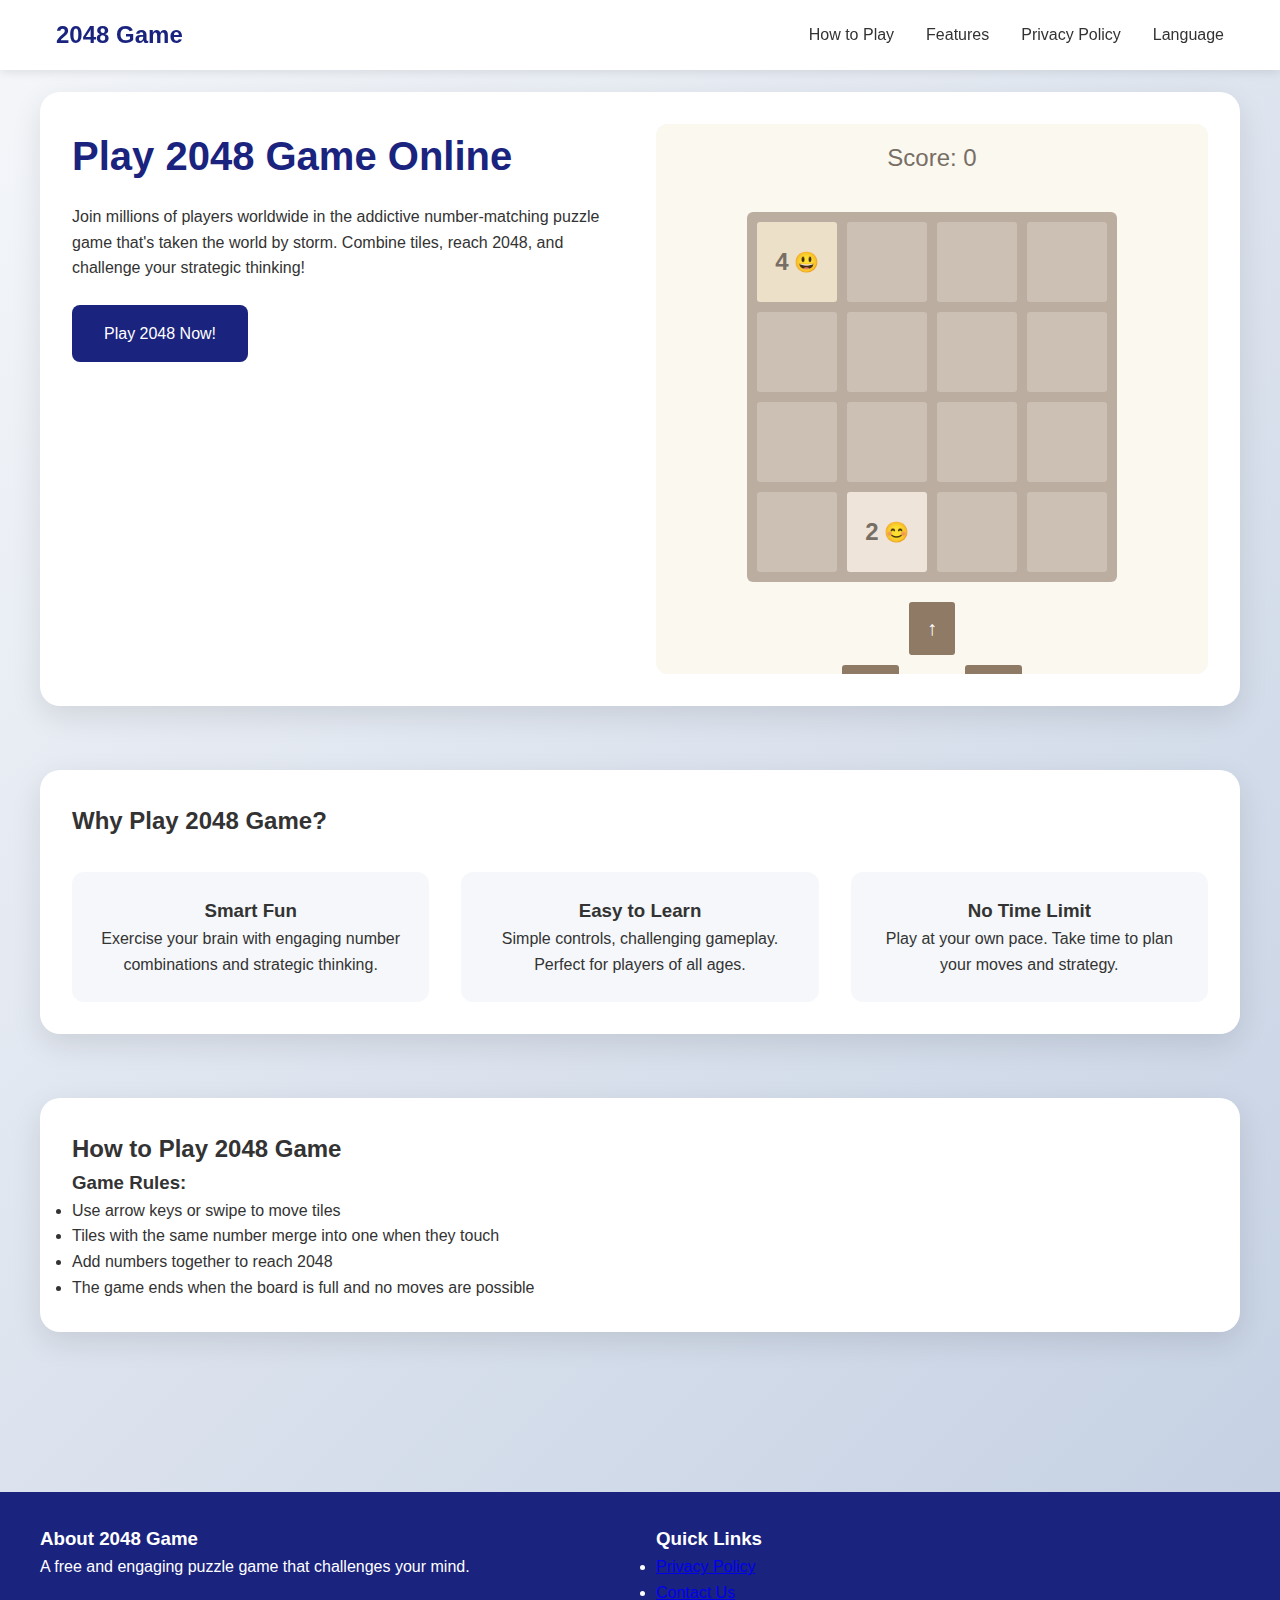
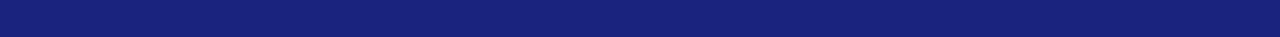
<file: index.html>
<!DOCTYPE html>
<html lang="en">
<head>
    <meta charset="UTF-8">
    <meta name="viewport" content="width=device-width, initial-scale=1.0">
    <title>2048 Game - Play the Classic Number Matching Puzzle Game Online</title>
    <meta name="description" content="Play 2048 game online for free. Combine numbers, reach 2048! An addictive puzzle game that challenges your mind with simple yet engaging gameplay.">
    <style>
        :root {
            --primary-color: #1a237e;
            --secondary-color: #283593;
            --text-color: #333;
            --light-bg: #f5f7fa;
        }

        * {
            margin: 0;
            padding: 0;
            box-sizing: border-box;
            font-family: 'Arial', sans-serif;
        }

        body {
            background: linear-gradient(135deg, #f5f7fa 0%, #c3cfe2 100%);
            color: var(--text-color);
            line-height: 1.6;
        }

        header {
            background: white;
            box-shadow: 0 2px 10px rgba(0,0,0,0.1);
            position: fixed;
            width: 100%;
            top: 0;
            z-index: 1000;
        }

        nav {
            max-width: 1200px;
            margin: 0 auto;
            padding: 1rem;
            display: flex;
            justify-content: space-between;
            align-items: center;
        }

        .logo {
            font-size: 24px;
            font-weight: bold;
            color: var(--primary-color);
            text-decoration: none;
        }

        .nav-links {
            display: flex;
            gap: 2rem;
        }

        .nav-links a {
            color: var(--text-color);
            text-decoration: none;
            transition: color 0.3s;
        }

        .nav-links a:hover {
            color: var(--primary-color);
        }

        .language-selector {
            position: relative;
            cursor: pointer;
        }

        .language-list {
            position: absolute;
            top: 100%;
            right: 0;
            background: white;
            border-radius: 8px;
            box-shadow: 0 4px 12px rgba(0,0,0,0.1);
            display: none;
            padding: 0.5rem 0;
        }

        .language-list.active {
            display: block;
        }

        .language-list a {
            display: block;
            padding: 0.5rem 1rem;
            white-space: nowrap;
        }

        main {
            margin-top: 60px;  /* 稍微减小顶部边距 */
            padding: 2rem;
        }

        .hero-section {
            max-width: 1200px;
            margin: 0 auto;
            display: grid;
            grid-template-columns: 1fr 1fr;
            gap: 2rem;
            min-height: 600px;  /* 确保最小高度 */
            padding: 2rem;      /* 改回原来的padding，用min-height来控制高度 */
            background: white;
            border-radius: 20px;
            box-shadow: 0 10px 30px rgba(0,0,0,0.1);
        }

        .hero-content h1 {
            font-size: 2.5rem;
            color: var(--primary-color);
            margin-bottom: 1rem;
        }

        .hero-content p {
            margin-bottom: 1.5rem;
        }

        .game-preview {
            background: var(--light-bg);
            border-radius: 12px;
            overflow: hidden;
            height: 100%;  /* 添加这行，使其充满父容器高度 */
            display: flex; /* 添加这行，更好地控制iframe */
            align-items: center; /* 添加这行，垂直居中 */
        }

        .game-preview iframe {
            width: 100%;
            height: 550px;  /* 增加iframe的高度 */
            border: none;
        }

        .cta-button {
            display: inline-block;
            padding: 1rem 2rem;
            background: var(--primary-color);
            color: white;
            text-decoration: none;
            border-radius: 8px;
            transition: all 0.3s;
        }

        .cta-button:hover {
            background: var(--secondary-color);
            transform: translateY(-2px);
        }

        .features-section {
            max-width: 1200px;
            margin: 4rem auto;
            padding: 2rem;
            background: white;
            border-radius: 20px;
            box-shadow: 0 10px 30px rgba(0,0,0,0.1);
        }

        .features-grid {
            display: grid;
            grid-template-columns: repeat(auto-fit, minmax(250px, 1fr));
            gap: 2rem;
            margin-top: 2rem;
        }

        .feature-card {
            padding: 1.5rem;
            background: var(--light-bg);
            border-radius: 12px;
            text-align: center;
        }

        .how-to-play {
            max-width: 1200px;
            margin: 4rem auto;
            padding: 2rem;
            background: white;
            border-radius: 20px;
            box-shadow: 0 10px 30px rgba(0,0,0,0.1);
        }

        footer {
            background: var(--primary-color);
            color: white;
            padding: 2rem;
            margin-top: 4rem;
        }

        .footer-content {
            max-width: 1200px;
            margin: 0 auto;
            display: grid;
            grid-template-columns: repeat(auto-fit, minmax(200px, 1fr));
            gap: 2rem;
        }

        @media (max-width: 768px) {
            .hero-section {
                grid-template-columns: 1fr;
            }

            .nav-links {
                display: none;
            }
        }
    </style>
</head>
<body>
    <header>
        <nav>
            <a href="/" class="logo">2048 Game</a>
            <div class="nav-links">
                <a href="#how-to-play">How to Play</a>
                <a href="#features">Features</a>
                <a href="privacy.html">Privacy Policy</a>
                <div class="language-selector">
                    Language
                    <div class="language-list">
                        <a href="?lang=en">English</a>
                        <a href="?lang=es">Español</a>
                        <a href="?lang=zh">中文</a>
                        <a href="?lang=hi">हिंदी</a>
                        <a href="?lang=ar">العربية</a>
                    </div>
                </div>
            </div>
        </nav>
    </header>

    <main>
        <section class="hero-section">
            <div class="hero-content">
                <h1>Play 2048 Game Online</h1>
                <p>Join millions of players worldwide in the addictive number-matching puzzle game that's taken the world by storm. Combine tiles, reach 2048, and challenge your strategic thinking!</p>
                <a href="game.html" class="cta-button">Play 2048 Now!</a>
            </div>
            <div class="game-preview">
                <iframe src="game.html" title="2048 Game Preview"></iframe>
            </div>
        </section>

        <section id="features" class="features-section">
            <h2>Why Play 2048 Game?</h2>
            <div class="features-grid">
                <div class="feature-card">
                    <h3>Smart Fun</h3>
                    <p>Exercise your brain with engaging number combinations and strategic thinking.</p>
                </div>
                <div class="feature-card">
                    <h3>Easy to Learn</h3>
                    <p>Simple controls, challenging gameplay. Perfect for players of all ages.</p>
                </div>
                <div class="feature-card">
                    <h3>No Time Limit</h3>
                    <p>Play at your own pace. Take time to plan your moves and strategy.</p>
                </div>
            </div>
        </section>

        <section id="how-to-play" class="how-to-play">
            <h2>How to Play 2048 Game</h2>
            <div class="rules">
                <h3>Game Rules:</h3>
                <ul>
                    <li>Use arrow keys or swipe to move tiles</li>
                    <li>Tiles with the same number merge into one when they touch</li>
                    <li>Add numbers together to reach 2048</li>
                    <li>The game ends when the board is full and no moves are possible</li>
                </ul>
            </div>
        </section>
    </main>

    <footer>
        <div class="footer-content">
            <div>
                <h3>About 2048 Game</h3>
                <p>A free and engaging puzzle game that challenges your mind.</p>
            </div>
            <div>
                <h3>Quick Links</h3>
                <ul>
                    <li><a href="privacy.html">Privacy Policy</a></li>
                    <li><a href="#contact">Contact Us</a></li>
                </ul>
            </div>
        </div>
    </footer>

    <script>
        document.querySelector('.language-selector').addEventListener('click', function() {
            document.querySelector('.language-list').classList.toggle('active');
        });

        document.addEventListener('click', function(e) {
            if (!e.target.closest('.language-selector')) {
                document.querySelector('.language-list').classList.remove('active');
            }
        });
    </script>
</body>
</html>
</file>
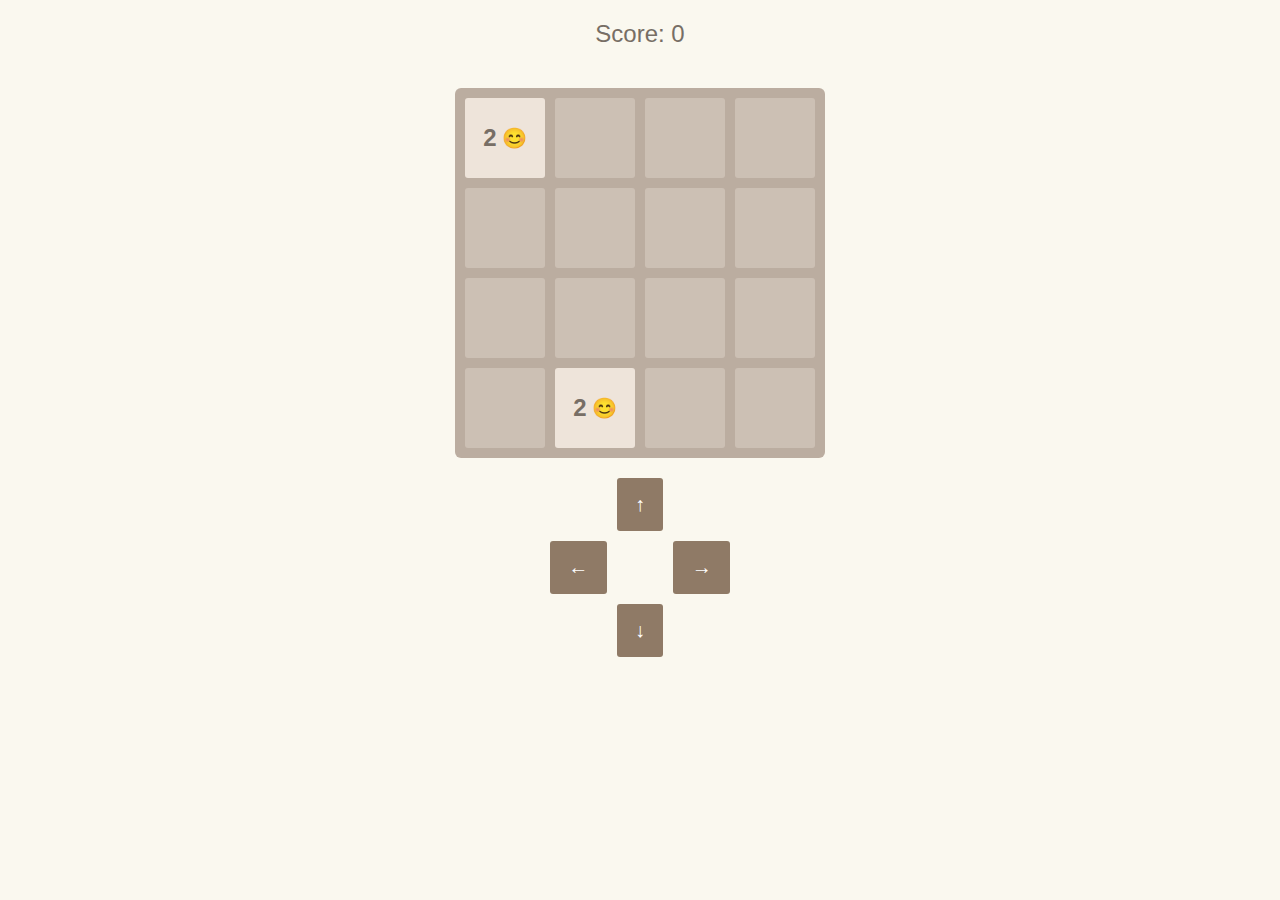
<file: game.html>
<!DOCTYPE html>
<html lang="en">
<head>
    <meta charset="UTF-8">
    <meta name="viewport" content="width=device-width, initial-scale=1.0">
    <title>2048 Game</title>
    <style>
        * {
            box-sizing: border-box;
            margin: 0;
            padding: 0;
        }

        body {
            display: flex;
            flex-direction: column;
            align-items: center;
            background: #faf8ef;
            font-family: Arial, sans-serif;
            padding: 20px;
        }

        .game-container {
            margin-top: 20px;
        }

        .grid {
            display: grid;
            grid-template-columns: repeat(4, 1fr);
            gap: 10px;
            background: #bbada0;
            padding: 10px;
            border-radius: 6px;
            position: relative;
        }

        .cell {
            width: 80px;
            height: 80px;
            background: rgba(238, 228, 218, 0.35);
            border-radius: 3px;
            display: flex;
            justify-content: center;
            align-items: center;
            font-size: 24px;
            font-weight: bold;
            color: #776e65;
            position: relative;
        }

        .tile {
            position: absolute;
            width: 80px;
            height: 80px;
            background: #eee4da;
            border-radius: 3px;
            display: flex;
            justify-content: center;
            align-items: center;
            font-size: 24px;
            font-weight: bold;
            transition: transform 0.15s ease-in-out;
        }

        .controls {
            margin-top: 20px;
            display: grid;
            grid-template-columns: repeat(3, 1fr);
            gap: 10px;
            width: 240px;
        }

        .control-btn {
            padding: 15px;
            background: #8f7a66;
            color: white;
            border: none;
            border-radius: 3px;
            cursor: pointer;
            font-size: 20px;
        }

        .control-btn:hover {
            background: #9f8b77;
        }

        .score {
            font-size: 24px;
            margin-bottom: 20px;
            color: #776e65;
        }

        .emoji {
            font-size: 20px;
            margin-left: 5px;
        }

        /* 移动端控制按钮样式 */
        .mobile-controls {
            margin-top: 20px;
            display: grid;
            grid-template-areas:
                ". up ."
                "left . right"
                ". down .";
            gap: 10px;
            width: 180px;
        }

        .mobile-controls button {
            padding: 15px;
            background: #8f7a66;
            color: white;
            border: none;
            border-radius: 3px;
            cursor: pointer;
            font-size: 20px;
        }

        .up { grid-area: up; }
        .left { grid-area: left; }
        .right { grid-area: right; }
        .down { grid-area: down; }
    </style>
</head>
<body>
    <div class="score">Score: <span id="score">0</span></div>
    <div class="game-container">
        <div class="grid" id="grid"></div>
    </div>
    <div class="mobile-controls">
        <button class="up">↑</button>
        <button class="left">←</button>
        <button class="right">→</button>
        <button class="down">↓</button>
    </div>

    <script>
        class Game2048 {
            constructor() {
                this.grid = Array(4).fill().map(() => Array(4).fill(0));
                this.score = 0;
                this.init();
                this.setupEventListeners();
            }

            init() {
                this.addRandomTile();
                this.addRandomTile();
                this.updateDisplay();
            }

            addRandomTile() {
                const emptyCells = [];
                for(let i = 0; i < 4; i++) {
                    for(let j = 0; j < 4; j++) {
                        if(this.grid[i][j] === 0) {
                            emptyCells.push({x: i, y: j});
                        }
                    }
                }
                if(emptyCells.length) {
                    const {x, y} = emptyCells[Math.floor(Math.random() * emptyCells.length)];
                    this.grid[x][y] = Math.random() < 0.9 ? 2 : 4;
                }
            }

            getEmoji(value) {
                const emojis = {
                    2: '😊',
                    4: '😃',
                    8: '😄',
                    16: '😁',
                    32: '🤩',
                    64: '😎',
                    128: '🥳',
                    256: '🤪',
                    512: '🌟',
                    1024: '💫',
                    2048: '👑'
                };
                return emojis[value] || '';
            }

            updateDisplay() {
                const gridElement = document.getElementById('grid');
                gridElement.innerHTML = '';
                
                for(let i = 0; i < 4; i++) {
                    for(let j = 0; j < 4; j++) {
                        const cell = document.createElement('div');
                        cell.className = 'cell';
                        if(this.grid[i][j] !== 0) {
                            cell.textContent = this.grid[i][j];
                            cell.innerHTML += `<span class="emoji">${this.getEmoji(this.grid[i][j])}</span>`;
                            cell.style.backgroundColor = this.getTileColor(this.grid[i][j]);
                        }
                        gridElement.appendChild(cell);
                    }
                }
                
                document.getElementById('score').textContent = this.score;
            }

            getTileColor(value) {
                const colors = {
                    2: '#eee4da',
                    4: '#ede0c8',
                    8: '#f2b179',
                    16: '#f59563',
                    32: '#f67c5f',
                    64: '#f65e3b',
                    128: '#edcf72',
                    256: '#edcc61',
                    512: '#edc850',
                    1024: '#edc53f',
                    2048: '#edc22e'
                };
                return colors[value] || '#cdc1b4';
            }

            move(direction) {
                let moved = false;
                const oldGrid = JSON.stringify(this.grid);

                switch(direction) {
                    case 'up':
                        moved = this.moveUp();
                        break;
                    case 'down':
                        moved = this.moveDown();
                        break;
                    case 'left':
                        moved = this.moveLeft();
                        break;
                    case 'right':
                        moved = this.moveRight();
                        break;
                }

                if(moved) {
                    this.addRandomTile();
                    this.updateDisplay();
                    
                    if(this.isGameOver()) {
                        setTimeout(() => alert('Game Over!'), 300);
                    }
                }
            }

            moveLeft() {
                let moved = false;
                for(let i = 0; i < 4; i++) {
                    let row = this.grid[i].filter(x => x !== 0);
                    for(let j = 0; j < row.length - 1; j++) {
                        if(row[j] === row[j + 1]) {
                            row[j] *= 2;
                            this.score += row[j];
                            row.splice(j + 1, 1);
                            moved = true;
                        }
                    }
                    while(row.length < 4) row.push(0);
                    if(row.join(',') !== this.grid[i].join(',')) moved = true;
                    this.grid[i] = row;
                }
                return moved;
            }

            moveRight() {
                let moved = false;
                for(let i = 0; i < 4; i++) {
                    let row = this.grid[i].filter(x => x !== 0);
                    for(let j = row.length - 1; j > 0; j--) {
                        if(row[j] === row[j - 1]) {
                            row[j] *= 2;
                            this.score += row[j];
                            row.splice(j - 1, 1);
                            row.unshift(0);
                            moved = true;
                        }
                    }
                    while(row.length < 4) row.unshift(0);
                    if(row.join(',') !== this.grid[i].join(',')) moved = true;
                    this.grid[i] = row;
                }
                return moved;
            }

            moveUp() {
                let moved = false;
                for(let j = 0; j < 4; j++) {
                    let column = this.grid.map(row => row[j]).filter(x => x !== 0);
                    for(let i = 0; i < column.length - 1; i++) {
                        if(column[i] === column[i + 1]) {
                            column[i] *= 2;
                            this.score += column[i];
                            column.splice(i + 1, 1);
                            moved = true;
                        }
                    }
                    while(column.length < 4) column.push(0);
                    if(column.join(',') !== this.grid.map(row => row[j]).join(',')) moved = true;
                    for(let i = 0; i < 4; i++) {
                        this.grid[i][j] = column[i];
                    }
                }
                return moved;
            }

            moveDown() {
                let moved = false;
                for(let j = 0; j < 4; j++) {
                    let column = this.grid.map(row => row[j]).filter(x => x !== 0);
                    for(let i = column.length - 1; i > 0; i--) {
                        if(column[i] === column[i - 1]) {
                            column[i] *= 2;
                            this.score += column[i];
                            column.splice(i - 1, 1);
                            column.unshift(0);
                            moved = true;
                        }
                    }
                    while(column.length < 4) column.unshift(0);
                    if(column.join(',') !== this.grid.map(row => row[j]).join(',')) moved = true;
                    for(let i = 0; i < 4; i++) {
                        this.grid[i][j] = column[i];
                    }
                }
                return moved;
            }

            isGameOver() {
                // Check for empty cells
                for(let i = 0; i < 4; i++) {
                    for(let j = 0; j < 4; j++) {
                        if(this.grid[i][j] === 0) return false;
                    }
                }

                // Check for possible merges
                for(let i = 0; i < 4; i++) {
                    for(let j = 0; j < 4; j++) {
                        if(j < 3 && this.grid[i][j] === this.grid[i][j + 1]) return false;
                        if(i < 3 && this.grid[i][j] === this.grid[i + 1][j]) return false;
                    }
                }

                return true;
            }

            setupEventListeners() {
                // Keyboard controls
                document.addEventListener('keydown', (e) => {
                    switch(e.key) {
                        case 'ArrowUp':
                            e.preventDefault();
                            this.move('up');
                            break;
                        case 'ArrowDown':
                            e.preventDefault();
                            this.move('down');
                            break;
                        case 'ArrowLeft':
                            e.preventDefault();
                            this.move('left');
                            break;
                        case 'ArrowRight':
                            e.preventDefault();
                            this.move('right');
                            break;
                    }
                });

                // Mobile controls
                document.querySelector('.up').addEventListener('click', () => this.move('up'));
                document.querySelector('.down').addEventListener('click', () => this.move('down'));
                document.querySelector('.left').addEventListener('click', () => this.move('left'));
                document.querySelector('.right').addEventListener('click', () => this.move('right'));

                // Touch controls
                let touchStartX = 0;
                let touchStartY = 0;
                const gridElement = document.getElementById('grid');

                gridElement.addEventListener('touchstart', (e) => {
                    touchStartX = e.touches[0].clientX;
                    touchStartY = e.touches[0].clientY;
                });

                gridElement.addEventListener('touchend', (e) => {
                    const touchEndX = e.changedTouches[0].clientX;
                    const touchEndY = e.changedTouches[0].clientY;
                    const dx = touchEndX - touchStartX;
                    const dy = touchEndY - touchStartY;

                    if(Math.abs(dx) > Math.abs(dy)) {
                        if(dx > 0) this.move('right');
                        else this.move('left');
                    } else {
                        if(dy > 0) this.move('down');
                        else this.move('up');
                    }
                });
            }
        }

        // Start game
        const game = new Game2048();
    </script>
</body>
</html>
</file>
